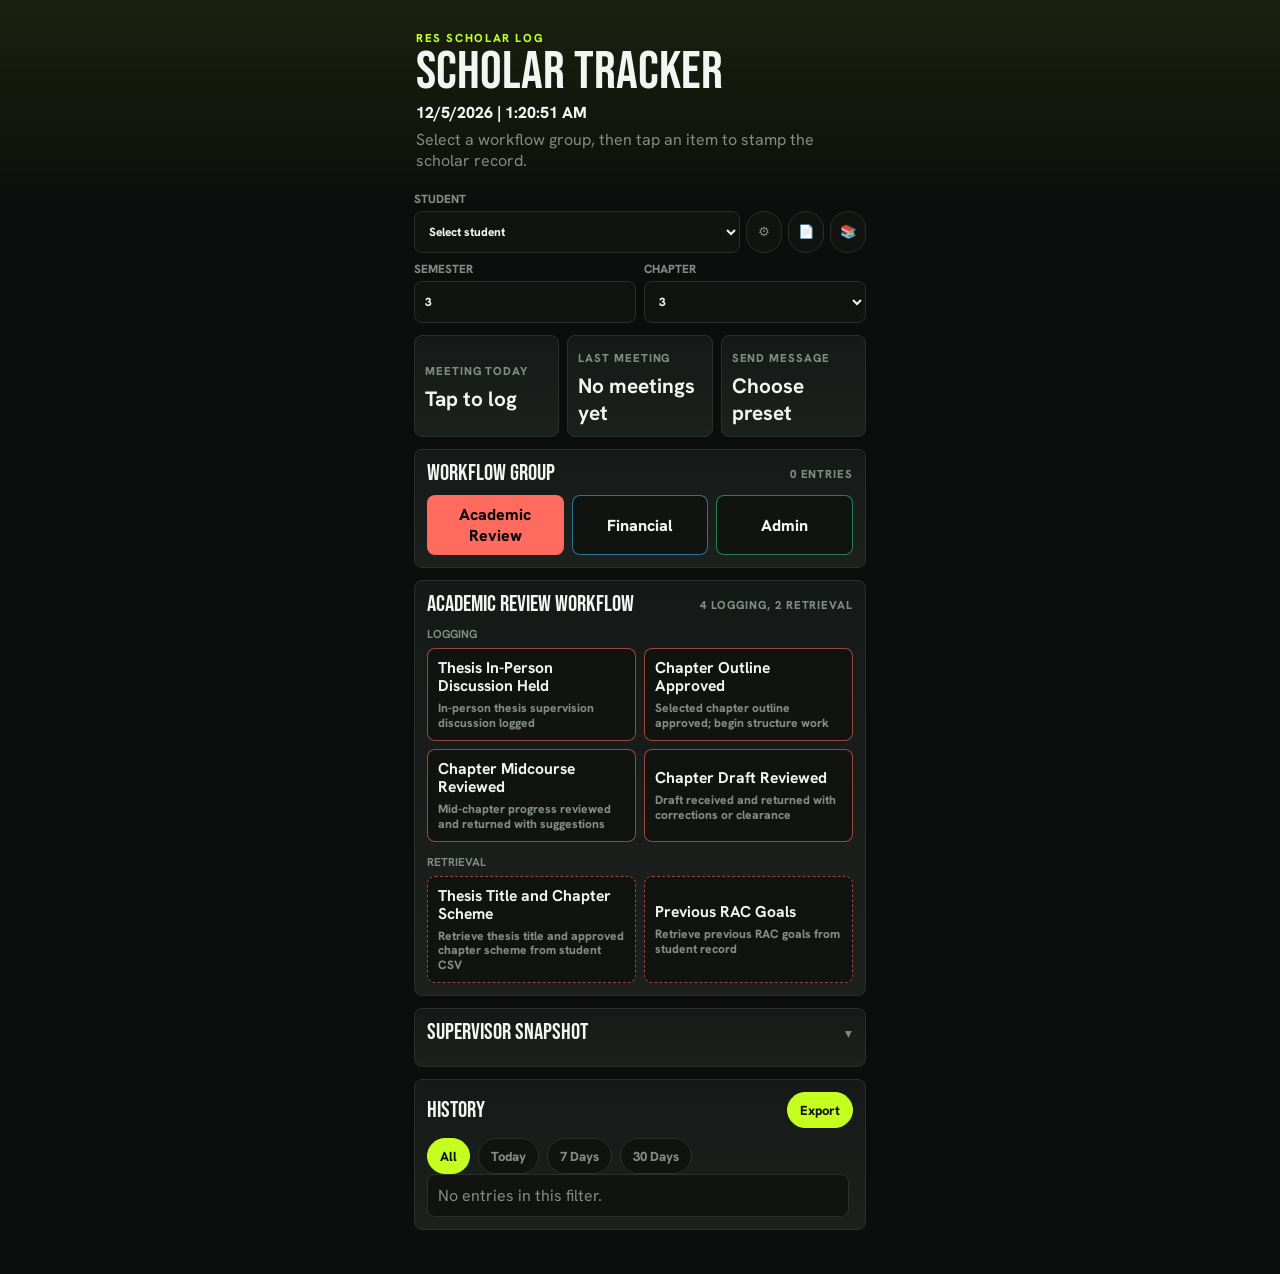
<file: index.html>
<!doctype html>
<html lang="en">
<head>
  <meta charset="UTF-8" />
  <meta name="viewport" content="width=device-width, initial-scale=1.0" />
  <meta name="theme-color" content="#0c0e0d" />
  <meta name="description" content="Tap-first research supervision tracker for RAC, chapter, and financial signature activity." />
  <meta name="apple-mobile-web-app-capable" content="yes" />
  <meta name="apple-mobile-web-app-status-bar-style" content="black-translucent" />
  <meta name="apple-mobile-web-app-title" content="RES Scholar" />
  <link rel="manifest" href="./manifest.json" />
  <link rel="icon" type="image/png" sizes="192x192" href="assets/icons/icon-192.png" />
  <title>RES Scholar Tracker</title>
  <link rel="preconnect" href="https://fonts.googleapis.com" />
  <link rel="preconnect" href="https://fonts.gstatic.com" crossorigin />
  <link href="https://fonts.googleapis.com/css2?family=Bebas+Neue&family=Hanken+Grotesk:wght@400;600;700;800&display=swap" rel="stylesheet" />
  <link rel="stylesheet" href="styles.css" />
</head>
<body>
  <main class="app-shell">
    <header class="app-header">
      <p class="kicker">RES Scholar Log</p>
      <h1>Scholar Tracker</h1>
      <p id="clock" class="clock">Loading local time...</p>
      <p class="subtitle">Select a workflow group, then tap an item to stamp the scholar record.</p>
    </header>

    <section class="session-panel" aria-label="Student session">
      <label class="student-field">
        <span>Student</span>
        <div class="student-row-input">
          <select id="studentName" autocomplete="name"></select>
          <button id="openStudents" class="icon-button" type="button" aria-label="Manage students">&#9881;</button>
          <button id="openDocuments" class="icon-button" type="button" aria-label="Manage documents">&#128196;</button>
          <button id="openPublications" class="icon-button" type="button" aria-label="Manage publications">&#128218;</button>
        </div>
      </label>
      <label>
        <span>Semester</span>
        <input id="semesterNumber" type="number" min="1" max="12" value="3" />
      </label>
      <label>
        <span>Chapter</span>
        <select id="chapterNumber">
          <option value="1">1</option>
          <option value="2">2</option>
          <option value="3" selected>3</option>
          <option value="4">4</option>
          <option value="5">5</option>
          <option value="6">6</option>
        </select>
      </label>
    </section>

    <section class="summary-grid" aria-label="Summary">
      <button id="meetingPunch" class="summary-card punch-card" type="button">
        <span>Meeting Today</span>
        <strong id="meetingPunchState">Tap to log</strong>
      </button>
      <article class="summary-card">
        <span>Last Meeting</span>
        <strong id="lastMeeting">No meetings yet</strong>
      </article>
      <button id="openMessage" class="summary-card message-card" type="button">
        <span>Send Message</span>
        <strong>Choose preset</strong>
      </button>
    </section>

    <section class="panel">
      <div class="section-head">
        <h2>Workflow Group</h2>
        <span id="entryCount">0 entries</span>
      </div>
      <div id="groupSelector" class="group-grid"></div>
    </section>

    <section class="panel">
      <div class="section-head">
        <h2 id="activeGroupTitle">Academic Review Workflow</h2>
        <span id="activeGroupMeta">Tap to log</span>
      </div>
      <div id="itemSelector" class="item-grid"></div>
    </section>

    <section class="panel insights-panel">
      <details>
        <summary class="section-head">
          <h2>Supervisor Snapshot</h2>
          <span class="chevron" aria-hidden="true">&#9662;</span>
        </summary>
        <div class="details-body">
          <p id="snapshotAcademic">Academic Review: no activity logged yet.</p>
          <p id="snapshotFinancial">Financial: no activity logged yet.</p>
          <p id="snapshotGap">Contact gap: waiting for first research action.</p>
          <p id="snapshotDocuments">Documents: none on file yet.</p>
          <p id="snapshotPublications">Publications: none on file yet.</p>
          <div id="snapshotRetrieval" class="snapshot-window">
            <div class="empty">Retrievals will appear here.</div>
          </div>
        </div>
      </details>
    </section>

    <section class="panel history-panel">
      <div class="section-head">
        <h2>History</h2>
        <button id="openExport" class="tool-button" type="button">Export</button>
      </div>

      <div class="filter-row" aria-label="Date filters">
        <button class="filter-chip on" data-filter="ALL" type="button">All</button>
        <button class="filter-chip" data-filter="TODAY" type="button">Today</button>
        <button class="filter-chip" data-filter="7D" type="button">7 Days</button>
        <button class="filter-chip" data-filter="30D" type="button">30 Days</button>
      </div>

      <div class="history-window">
        <div id="history"></div>
      </div>
    </section>
  </main>

  <div id="exportModal" class="modal" hidden>
    <div class="modal-card" role="dialog" aria-modal="true" aria-labelledby="exportTitle">
      <div class="section-head">
        <h2 id="exportTitle">Export Log</h2>
        <button id="closeExport" class="icon-button" type="button" aria-label="Close">x</button>
      </div>
      <div class="filter-row">
        <button id="formatCsv" class="filter-chip on" type="button">CSV</button>
        <button id="formatJson" class="filter-chip" type="button">JSON</button>
      </div>
      <textarea id="exportText" spellcheck="false"></textarea>
      <div class="modal-actions">
        <button id="copyExport" type="button">Copy</button>
        <button id="downloadExport" type="button">Download</button>
        <button id="shareExport" type="button">Share</button>
      </div>
      <label class="import-line">
        <span>Import CSV/JSON</span>
        <input id="importFile" type="file" accept=".csv,.json,application/json,text/csv" />
      </label>
    </div>
  </div>

  <div id="studentsModal" class="modal" hidden>
    <div class="modal-card" role="dialog" aria-modal="true" aria-labelledby="studentsTitle">
      <div class="section-head">
        <h2 id="studentsTitle">Manage Students</h2>
        <button id="closeStudents" class="icon-button" type="button" aria-label="Close">x</button>
      </div>

      <div class="student-form">
        <input id="studentFormName" placeholder="Name" autocomplete="off" />
        <input id="studentFormEnrollment" type="date" placeholder="Enrollment date" />
        <input id="studentFormSemester" type="number" min="1" max="12" placeholder="Semester" />
        <input id="studentFormEnrolmentNo" placeholder="Enrolment No." autocomplete="off" />
        <input id="studentFormTopic" placeholder="PhD Topic" autocomplete="off" />
        <input id="studentFormChapterScheme" placeholder="Chapter scheme" autocomplete="off" />
        <input id="studentFormNotes" placeholder="Notes" autocomplete="off" />
        <button id="studentFormSave" type="button">Add Student</button>
      </div>

      <div id="studentsList" class="students-list"></div>

      <div class="filter-row">
        <button id="studentsExport" class="tool-button" type="button">Export CSV</button>
        <label class="import-line inline">
          <span>Import CSV</span>
          <input id="studentsImportFile" type="file" accept=".csv,text/csv" />
        </label>
      </div>
    </div>
  </div>

  <div id="documentsModal" class="modal" hidden>
    <div class="modal-card" role="dialog" aria-modal="true" aria-labelledby="documentsTitle">
      <div class="section-head">
        <h2 id="documentsTitle">Manage Documents</h2>
        <button id="closeDocuments" class="icon-button" type="button" aria-label="Close">x</button>
      </div>

      <div class="student-form">
        <select id="documentFormStudent" autocomplete="off"></select>
        <input id="documentFormSubject" placeholder="Subject (e.g. Chapter 3, SASC paper)" autocomplete="off" />
        <input id="documentFormDocType" placeholder="Doc type (draft, folio, claim-form...)" autocomplete="off" />
        <input id="documentFormVersion" placeholder="Version" autocomplete="off" />
        <input id="documentFormFilename" placeholder="Filename" autocomplete="off" />
        <input id="documentFormSizeKb" type="number" min="0" placeholder="Size (KB)" />
        <input id="documentFormDate" type="date" placeholder="Date" />
        <button id="documentFormSave" type="button">Add Document</button>
      </div>

      <div id="documentsList" class="students-list"></div>

      <div class="filter-row">
        <button id="documentsExport" class="tool-button" type="button">Export CSV</button>
        <label class="import-line inline">
          <span>Import CSV</span>
          <input id="documentsImportFile" type="file" accept=".csv,text/csv" />
        </label>
      </div>
    </div>
  </div>

  <div id="publicationsModal" class="modal" hidden>
    <div class="modal-card" role="dialog" aria-modal="true" aria-labelledby="publicationsTitle">
      <div class="section-head">
        <h2 id="publicationsTitle">Manage Publications</h2>
        <button id="closePublications" class="icon-button" type="button" aria-label="Close">x</button>
      </div>

      <div class="student-form">
        <select id="publicationFormStudent" autocomplete="off"></select>
        <input id="publicationFormTitle" placeholder="Title" autocomplete="off" />
        <input id="publicationFormCoAuthors" placeholder="Co-authors" autocomplete="off" />
        <input id="publicationFormTargetJournal" placeholder="Target journal" autocomplete="off" />
        <select id="publicationFormStage">
          <option value="Drafting">Drafting</option>
          <option value="Compiling">Compiling</option>
          <option value="Reference-gathering">Reference-gathering</option>
          <option value="Track-changes">Track-changes</option>
          <option value="Consent">Consent</option>
          <option value="Submitted">Submitted</option>
        </select>
        <button id="publicationFormSave" type="button">Add Publication</button>
      </div>

      <div id="publicationsList" class="students-list"></div>

      <div class="filter-row">
        <button id="publicationsExport" class="tool-button" type="button">Export CSV</button>
        <label class="import-line inline">
          <span>Import CSV</span>
          <input id="publicationsImportFile" type="file" accept=".csv,text/csv" />
        </label>
      </div>
    </div>
  </div>

  <div id="messageModal" class="modal" hidden>
    <div class="modal-card" role="dialog" aria-modal="true" aria-labelledby="messageTitle">
      <div class="section-head">
        <h2 id="messageTitle">Send Message</h2>
        <button id="closeMessage" class="icon-button" type="button" aria-label="Close">x</button>
      </div>
      <label class="import-line inline">
        <span>Email</span>
        <input id="messageRecipientEmail" type="email" readonly placeholder="Select a student to fill email" />
      </label>
      <div id="messagePresets" class="message-list"></div>
    </div>
  </div>

  <div id="noteModal" class="modal" hidden>
    <div class="modal-card" role="dialog" aria-modal="true" aria-labelledby="noteTitle">
      <div class="section-head">
        <h2 id="noteTitle">Add Note</h2>
        <button id="closeNote" class="icon-button" type="button" aria-label="Close">x</button>
      </div>
      <textarea id="noteText" spellcheck="false" placeholder="Deadline phrase, filename/version, journal name..."></textarea>
      <div class="modal-actions">
        <button id="saveNote" type="button">Save Note</button>
      </div>
    </div>
  </div>

  <div id="toast" class="toast" hidden>
    <span id="toastText">Logged</span>
    <button id="undoLast" type="button">Undo</button>
  </div>

  <script src="app.js"></script>
  <script>
    if ("serviceWorker" in navigator) {
      window.addEventListener("load", () => {
        navigator.serviceWorker.register("./sw.js", { scope: "./" })
          .then((registration) => {
            if ("SyncManager" in window) {
              registration.sync.register("res-scholar-background-sync").catch(() => {});
            }

            if ("PeriodicSyncManager" in window) {
              navigator.permissions.query({ name: "periodic-background-sync" })
                .then((status) => {
                  if (status.state === "granted") {
                    return registration.periodicSync.register("res-scholar-periodic-cache", {
                      minInterval: 24 * 60 * 60 * 1000
                    });
                  }
                  return undefined;
                })
                .catch(() => {});
            }
          })
          .catch(() => {});
      });
    }
  </script>
</body>
</html>
</file>
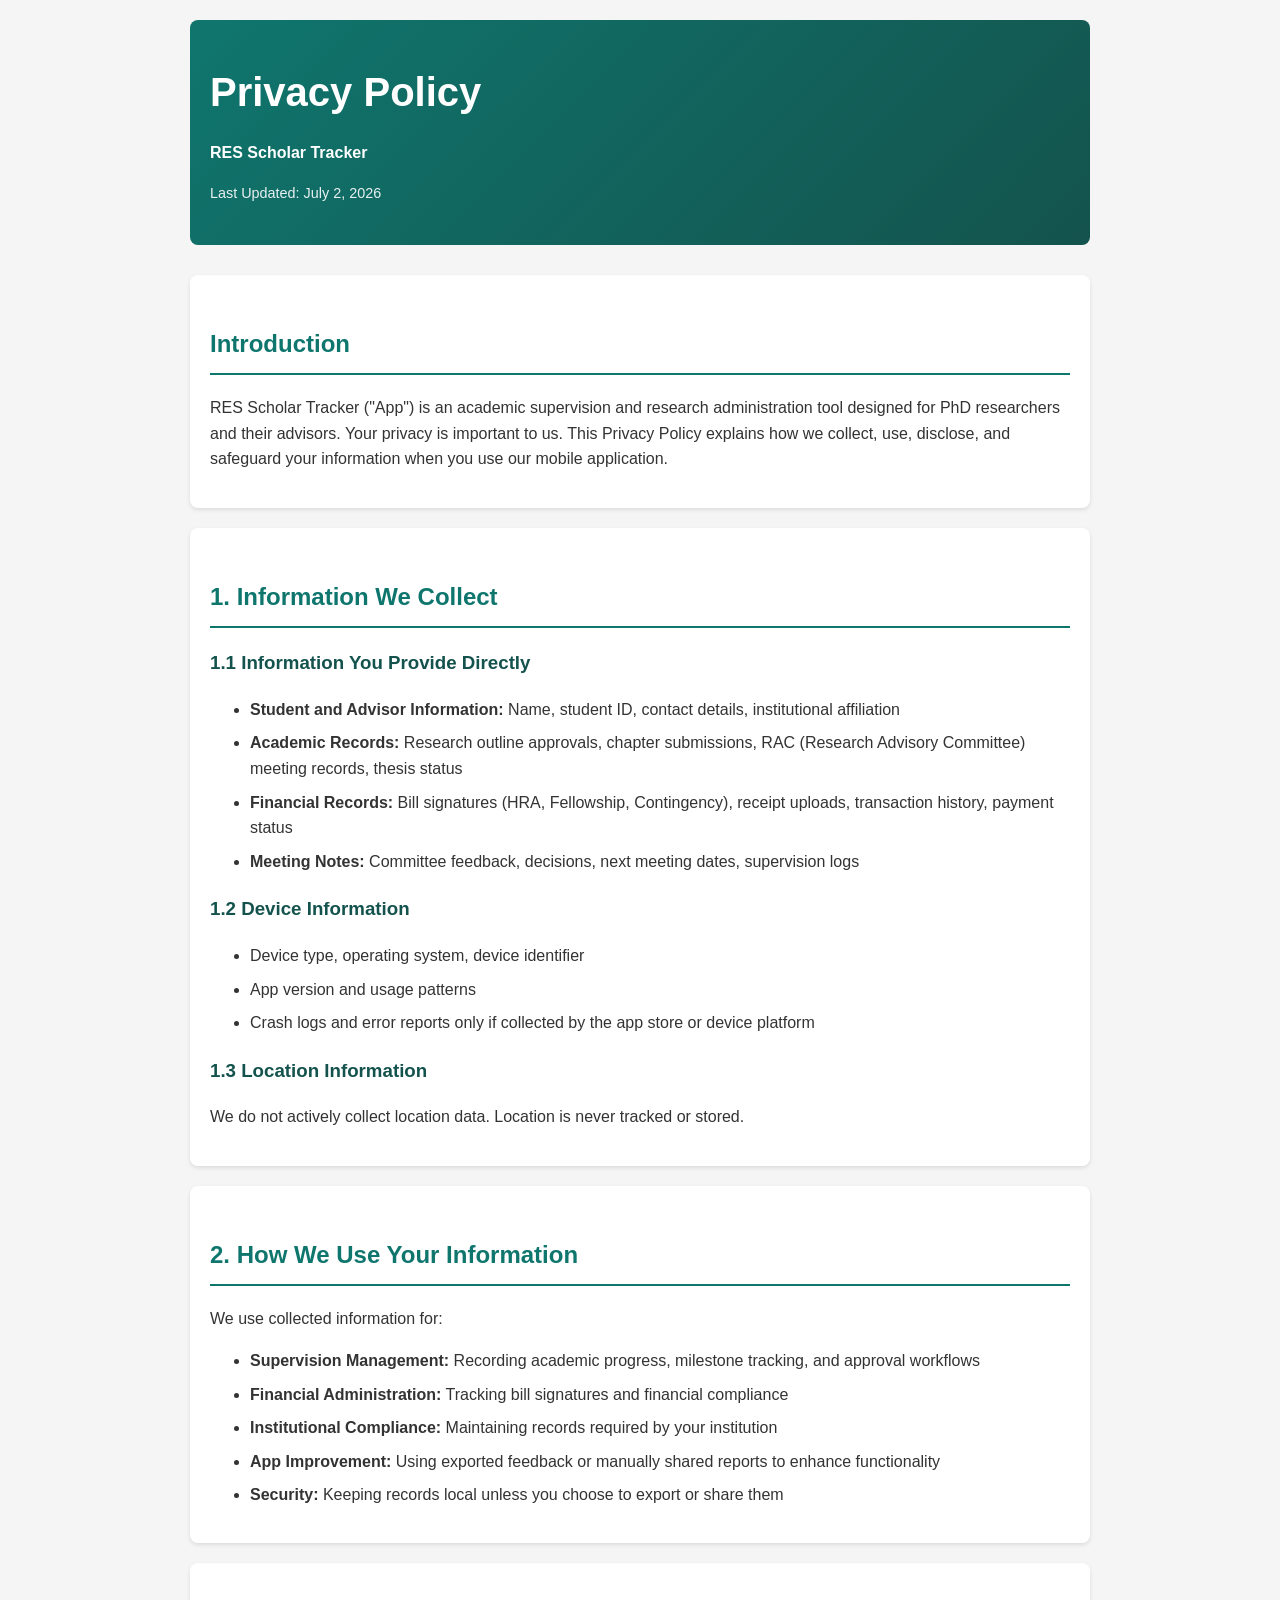
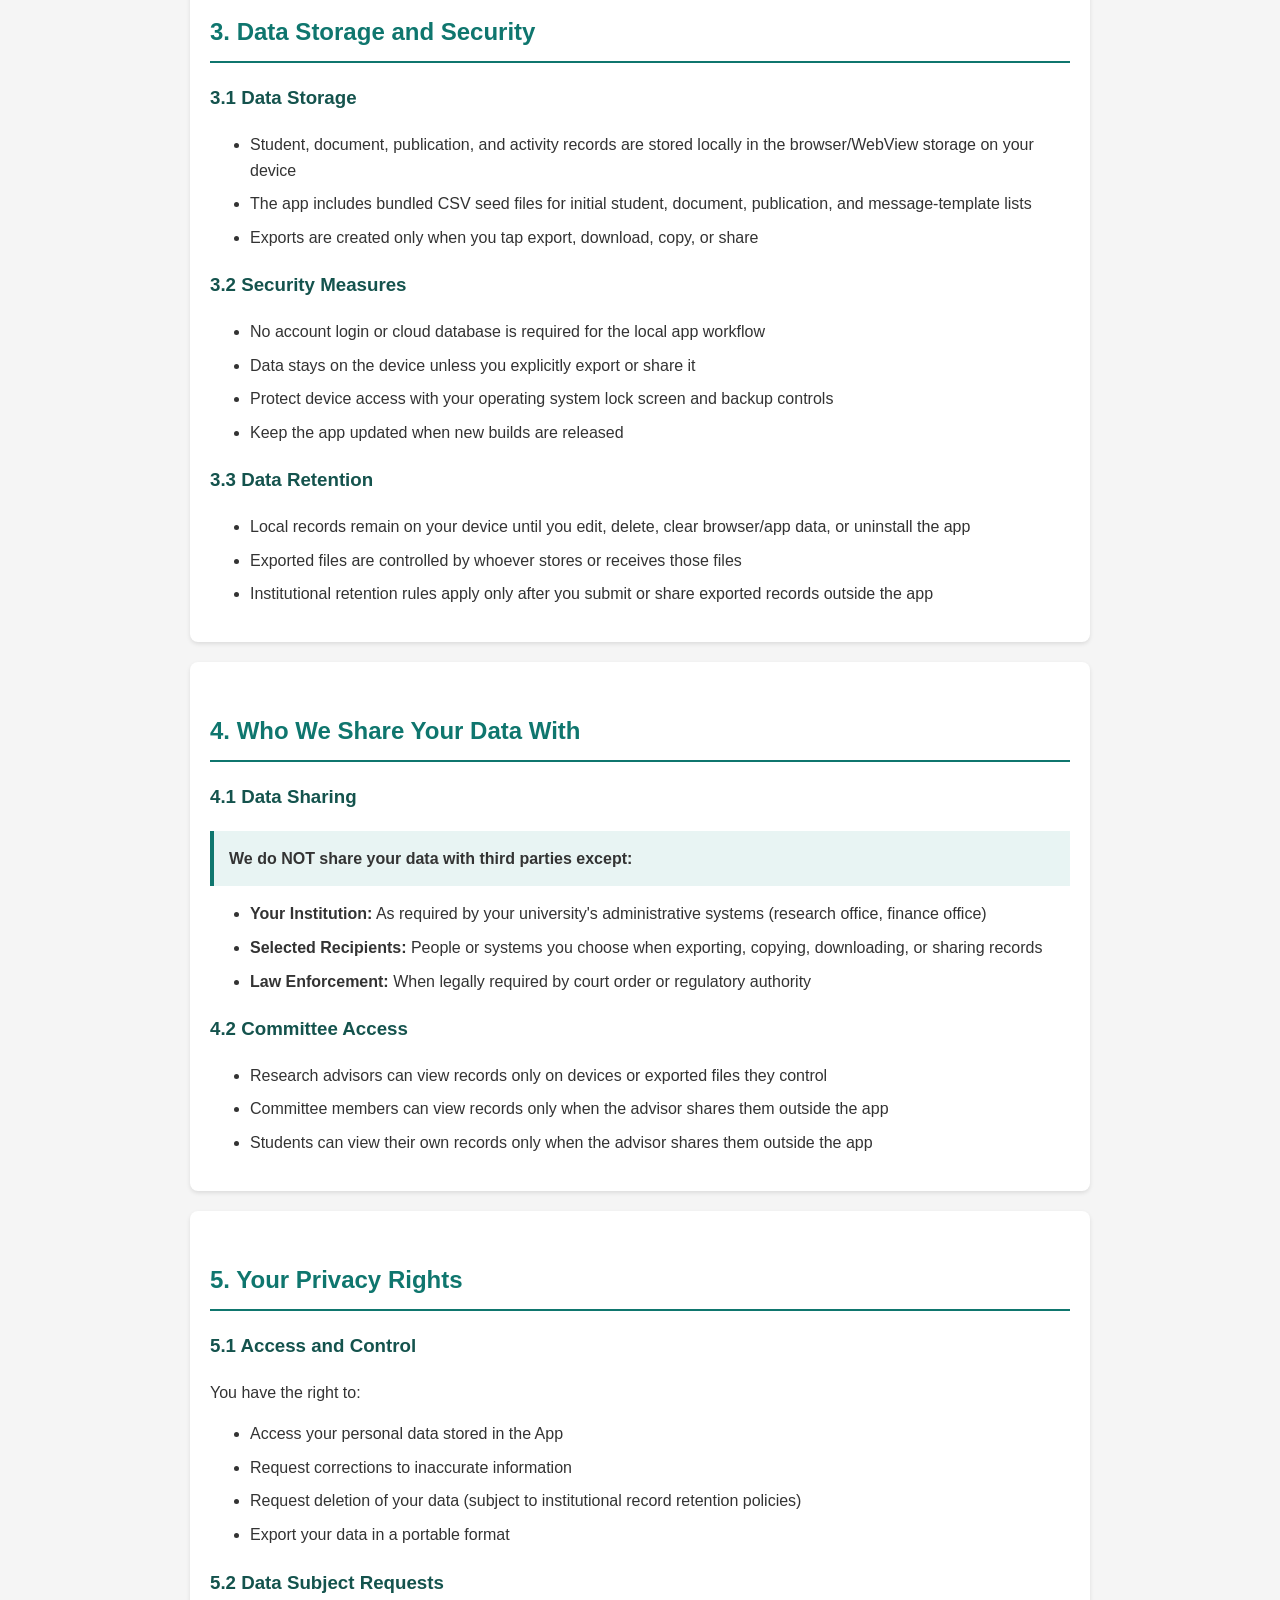
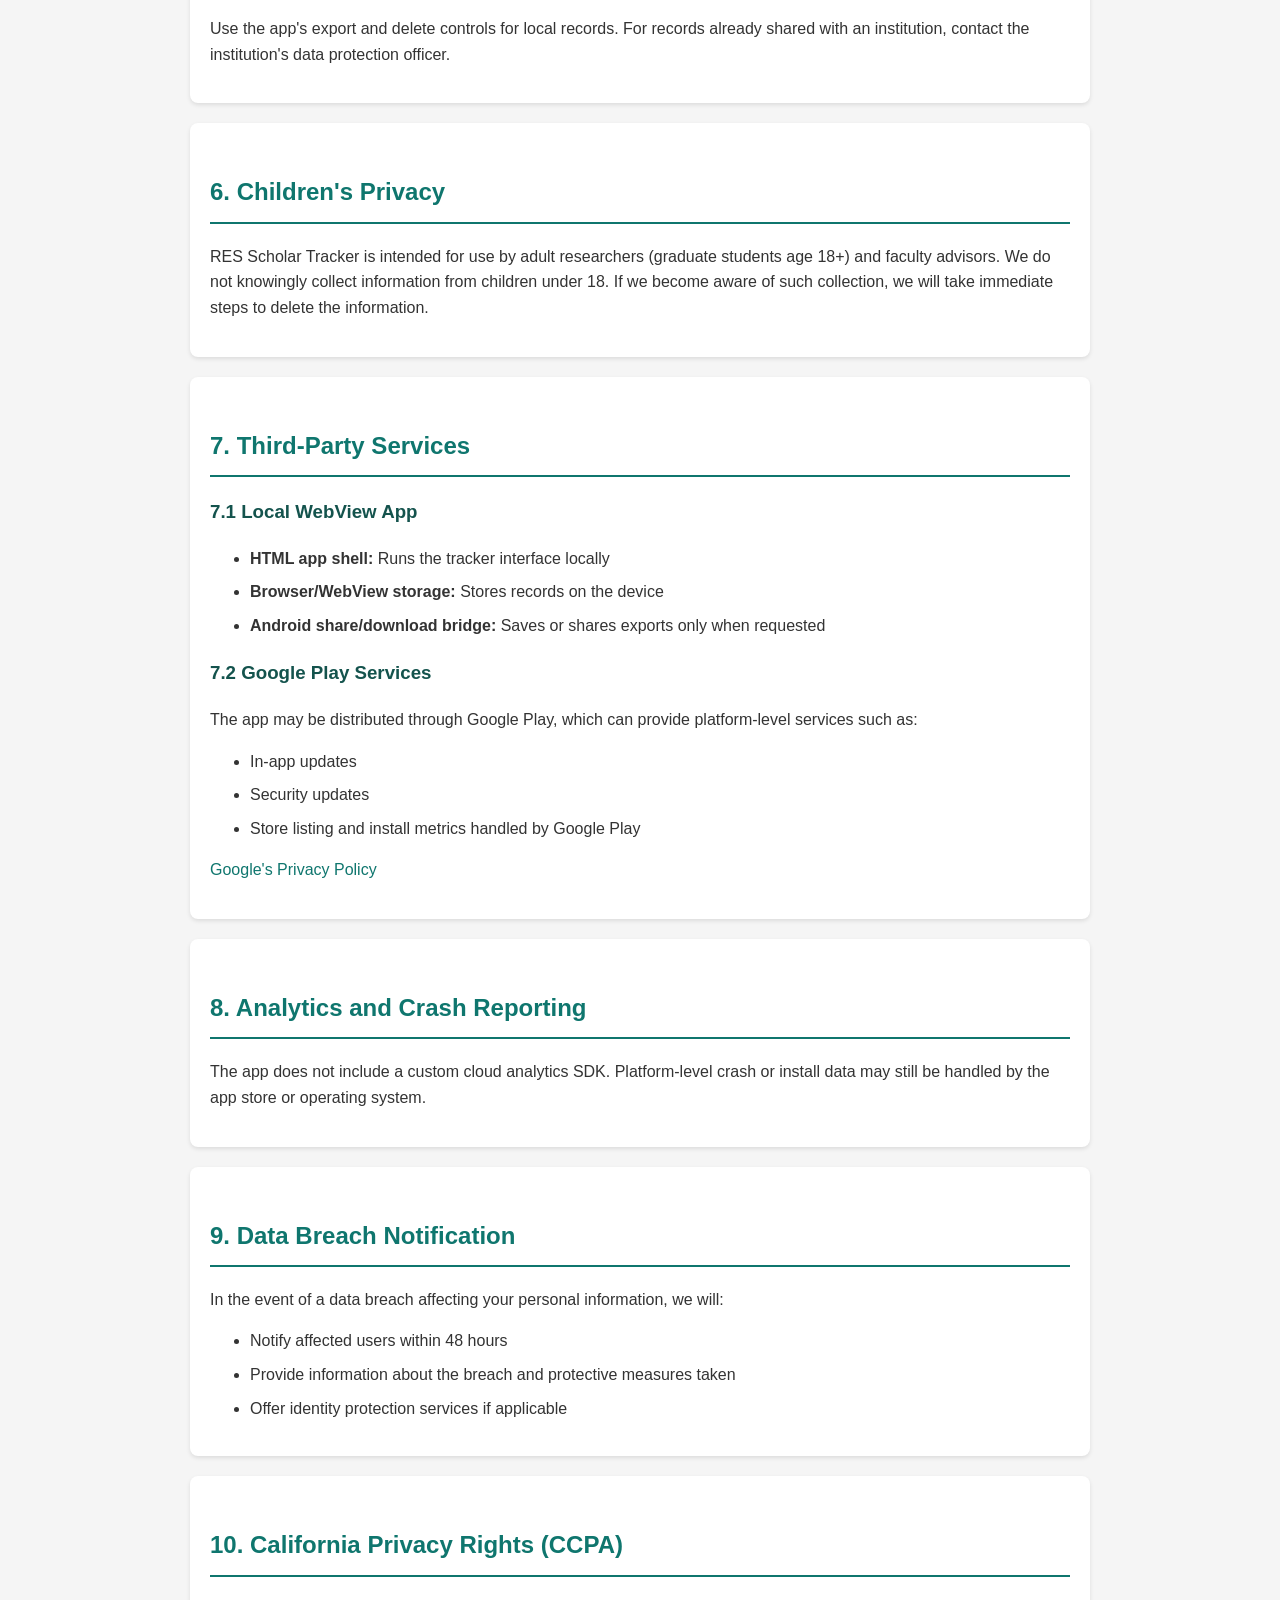
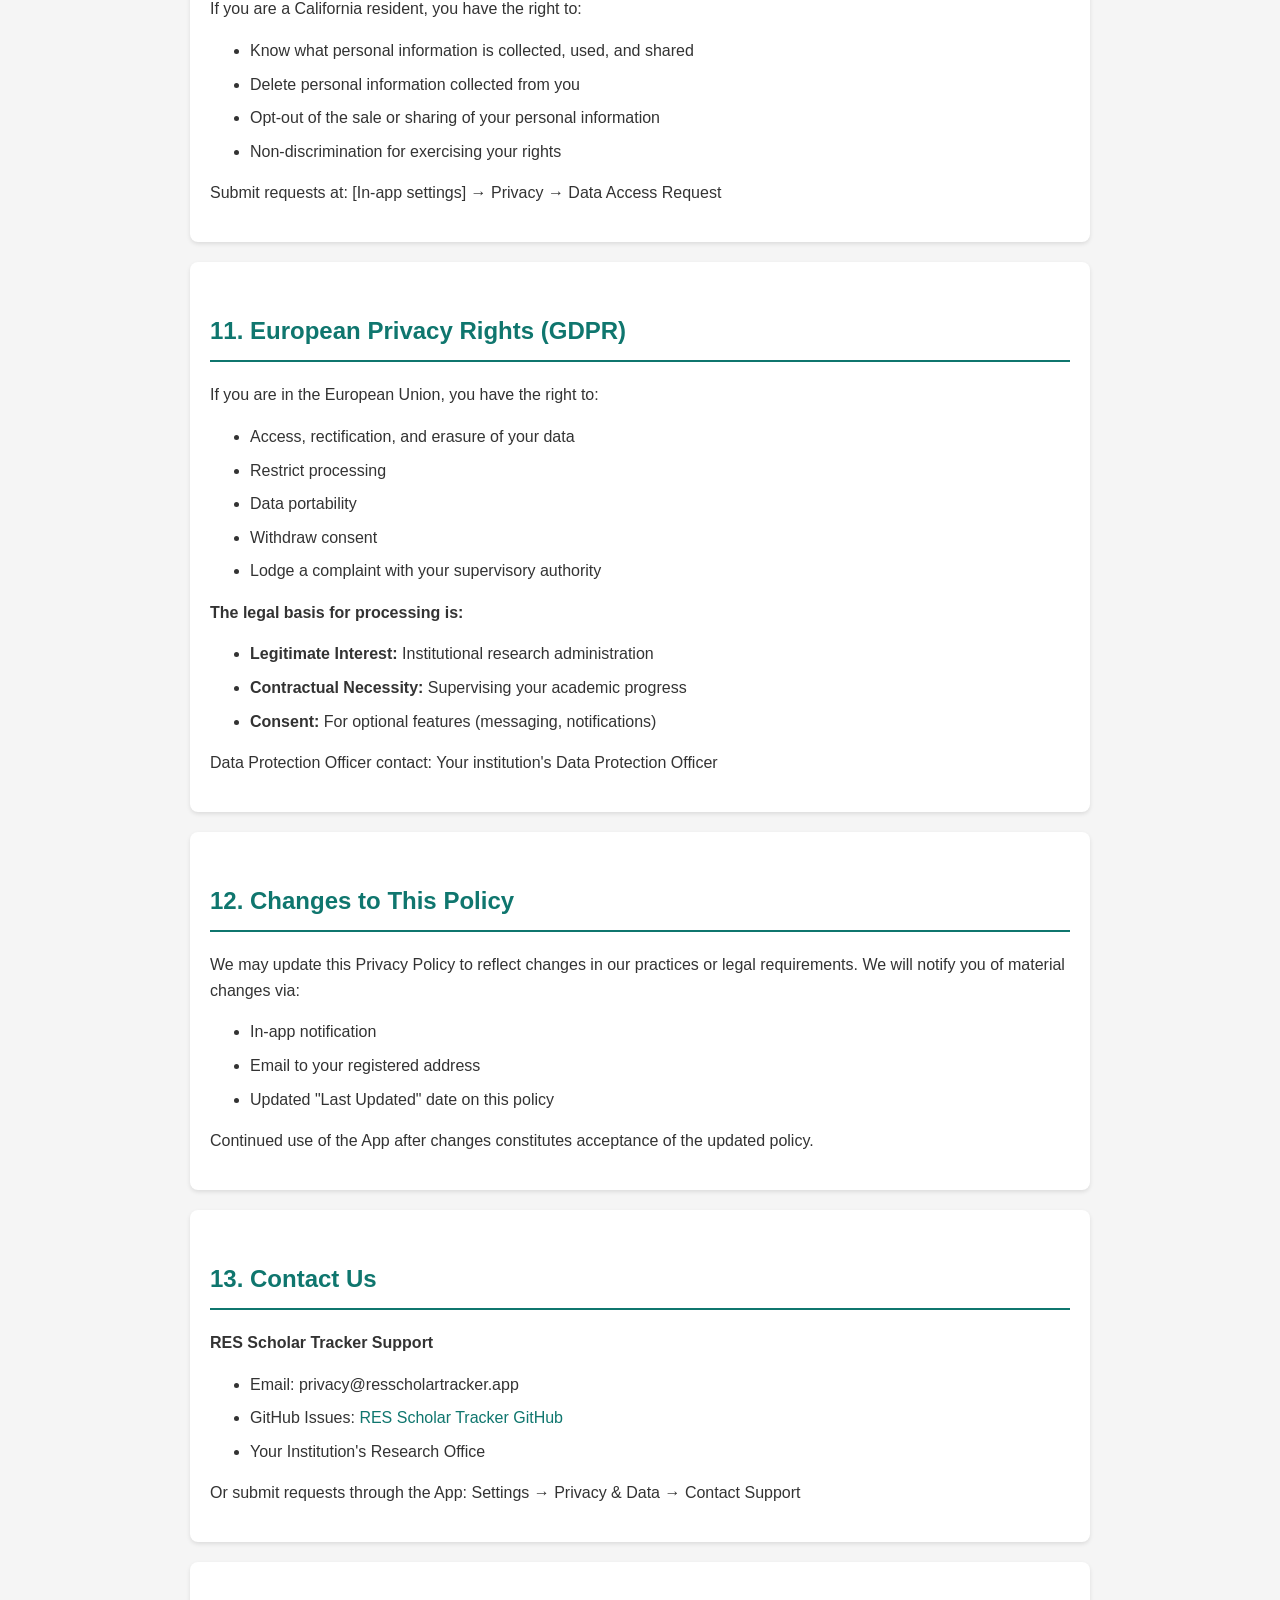
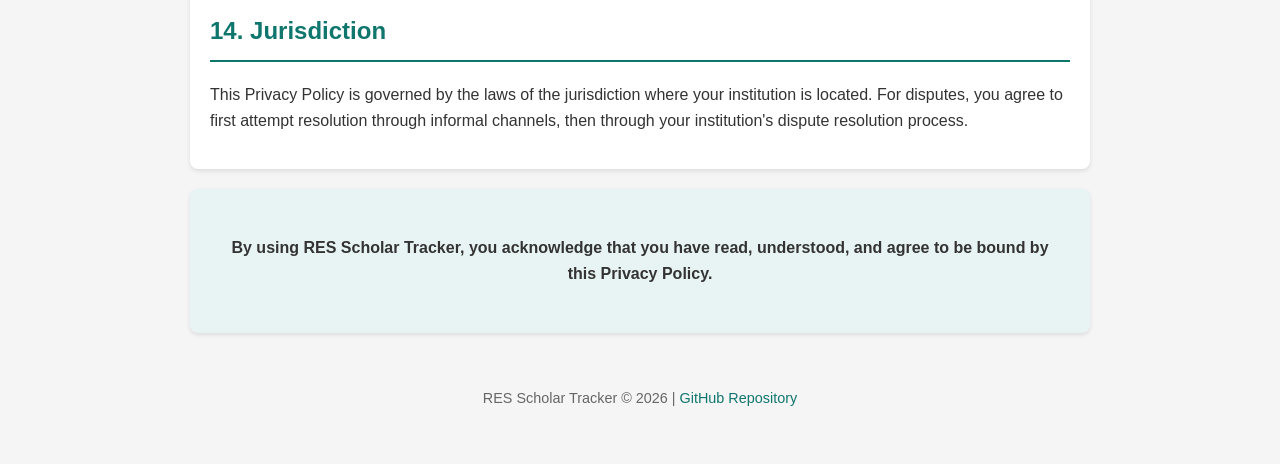
<file: privacy-policy.html>
<!DOCTYPE html>
<html lang="en">
<head>
    <meta charset="UTF-8">
    <meta name="viewport" content="width=device-width, initial-scale=1.0">
    <title>Privacy Policy - RES Scholar Tracker</title>
    <style>
        body {
            font-family: -apple-system, BlinkMacSystemFont, 'Segoe UI', Roboto, Oxygen, Ubuntu, Cantarell, sans-serif;
            line-height: 1.6;
            max-width: 900px;
            margin: 0 auto;
            padding: 20px;
            color: #333;
            background: #f5f5f5;
        }
        header {
            background: linear-gradient(135deg, #0f766e 0%, #14534d 100%);
            color: white;
            padding: 40px 20px;
            border-radius: 8px;
            margin-bottom: 30px;
        }
        h1 { margin: 0; font-size: 2.5em; }
        .last-updated { font-size: 0.9em; opacity: 0.9; margin-top: 10px; }
        h2 {
            color: #0f766e;
            border-bottom: 2px solid #0f766e;
            padding-bottom: 10px;
            margin-top: 30px;
        }
        h3 { color: #14534d; margin-top: 20px; }
        section {
            background: white;
            padding: 20px;
            margin-bottom: 20px;
            border-radius: 8px;
            box-shadow: 0 2px 4px rgba(0,0,0,0.1);
        }
        a { color: #0f766e; text-decoration: none; }
        a:hover { text-decoration: underline; }
        ul, ol { margin: 15px 0; }
        li { margin: 8px 0; }
        .highlight { background: #e8f4f3; padding: 15px; border-left: 4px solid #0f766e; margin: 15px 0; }
        footer {
            text-align: center;
            padding: 20px;
            color: #666;
            font-size: 0.9em;
        }
    </style>
</head>
<body>
    <header>
        <h1>Privacy Policy</h1>
        <p><strong>RES Scholar Tracker</strong></p>
        <div class="last-updated">Last Updated: July 2, 2026</div>
    </header>

    <section>
        <h2>Introduction</h2>
        <p>RES Scholar Tracker ("App") is an academic supervision and research administration tool designed for PhD researchers and their advisors. Your privacy is important to us. This Privacy Policy explains how we collect, use, disclose, and safeguard your information when you use our mobile application.</p>
    </section>

    <section>
        <h2>1. Information We Collect</h2>
        
        <h3>1.1 Information You Provide Directly</h3>
        <ul>
            <li><strong>Student and Advisor Information:</strong> Name, student ID, contact details, institutional affiliation</li>
            <li><strong>Academic Records:</strong> Research outline approvals, chapter submissions, RAC (Research Advisory Committee) meeting records, thesis status</li>
            <li><strong>Financial Records:</strong> Bill signatures (HRA, Fellowship, Contingency), receipt uploads, transaction history, payment status</li>
            <li><strong>Meeting Notes:</strong> Committee feedback, decisions, next meeting dates, supervision logs</li>
        </ul>

        <h3>1.2 Device Information</h3>
        <ul>
            <li>Device type, operating system, device identifier</li>
            <li>App version and usage patterns</li>
            <li>Crash logs and error reports only if collected by the app store or device platform</li>
        </ul>

        <h3>1.3 Location Information</h3>
        <p>We do not actively collect location data. Location is never tracked or stored.</p>
    </section>

    <section>
        <h2>2. How We Use Your Information</h2>
        <p>We use collected information for:</p>
        <ul>
            <li><strong>Supervision Management:</strong> Recording academic progress, milestone tracking, and approval workflows</li>
            <li><strong>Financial Administration:</strong> Tracking bill signatures and financial compliance</li>
            <li><strong>Institutional Compliance:</strong> Maintaining records required by your institution</li>
            <li><strong>App Improvement:</strong> Using exported feedback or manually shared reports to enhance functionality</li>
            <li><strong>Security:</strong> Keeping records local unless you choose to export or share them</li>
        </ul>
    </section>

    <section>
        <h2>3. Data Storage and Security</h2>
        
        <h3>3.1 Data Storage</h3>
        <ul>
            <li>Student, document, publication, and activity records are stored locally in the browser/WebView storage on your device</li>
            <li>The app includes bundled CSV seed files for initial student, document, publication, and message-template lists</li>
            <li>Exports are created only when you tap export, download, copy, or share</li>
        </ul>

        <h3>3.2 Security Measures</h3>
        <ul>
            <li>No account login or cloud database is required for the local app workflow</li>
            <li>Data stays on the device unless you explicitly export or share it</li>
            <li>Protect device access with your operating system lock screen and backup controls</li>
            <li>Keep the app updated when new builds are released</li>
        </ul>

        <h3>3.3 Data Retention</h3>
        <ul>
            <li>Local records remain on your device until you edit, delete, clear browser/app data, or uninstall the app</li>
            <li>Exported files are controlled by whoever stores or receives those files</li>
            <li>Institutional retention rules apply only after you submit or share exported records outside the app</li>
        </ul>
    </section>

    <section>
        <h2>4. Who We Share Your Data With</h2>
        
        <h3>4.1 Data Sharing</h3>
        <div class="highlight">
            <strong>We do NOT share your data with third parties except:</strong>
        </div>
        <ul>
            <li><strong>Your Institution:</strong> As required by your university's administrative systems (research office, finance office)</li>
            <li><strong>Selected Recipients:</strong> People or systems you choose when exporting, copying, downloading, or sharing records</li>
            <li><strong>Law Enforcement:</strong> When legally required by court order or regulatory authority</li>
        </ul>

        <h3>4.2 Committee Access</h3>
        <ul>
            <li>Research advisors can view records only on devices or exported files they control</li>
            <li>Committee members can view records only when the advisor shares them outside the app</li>
            <li>Students can view their own records only when the advisor shares them outside the app</li>
        </ul>
    </section>

    <section>
        <h2>5. Your Privacy Rights</h2>
        
        <h3>5.1 Access and Control</h3>
        <p>You have the right to:</p>
        <ul>
            <li>Access your personal data stored in the App</li>
            <li>Request corrections to inaccurate information</li>
            <li>Request deletion of your data (subject to institutional record retention policies)</li>
            <li>Export your data in a portable format</li>
        </ul>

        <h3>5.2 Data Subject Requests</h3>
        <p>Use the app's export and delete controls for local records. For records already shared with an institution, contact the institution's data protection officer.</p>
    </section>

    <section>
        <h2>6. Children's Privacy</h2>
        <p>RES Scholar Tracker is intended for use by adult researchers (graduate students age 18+) and faculty advisors. We do not knowingly collect information from children under 18. If we become aware of such collection, we will take immediate steps to delete the information.</p>
    </section>

    <section>
        <h2>7. Third-Party Services</h2>
        
        <h3>7.1 Local WebView App</h3>
        <ul>
            <li><strong>HTML app shell:</strong> Runs the tracker interface locally</li>
            <li><strong>Browser/WebView storage:</strong> Stores records on the device</li>
            <li><strong>Android share/download bridge:</strong> Saves or shares exports only when requested</li>
        </ul>

        <h3>7.2 Google Play Services</h3>
        <p>The app may be distributed through Google Play, which can provide platform-level services such as:</p>
        <ul>
            <li>In-app updates</li>
            <li>Security updates</li>
            <li>Store listing and install metrics handled by Google Play</li>
        </ul>
        <p><a href="https://policies.google.com/privacy">Google's Privacy Policy</a></p>
    </section>

    <section>
        <h2>8. Analytics and Crash Reporting</h2>
        <p>The app does not include a custom cloud analytics SDK. Platform-level crash or install data may still be handled by the app store or operating system.</p>
    </section>

    <section>
        <h2>9. Data Breach Notification</h2>
        <p>In the event of a data breach affecting your personal information, we will:</p>
        <ul>
            <li>Notify affected users within 48 hours</li>
            <li>Provide information about the breach and protective measures taken</li>
            <li>Offer identity protection services if applicable</li>
        </ul>
    </section>

    <section>
        <h2>10. California Privacy Rights (CCPA)</h2>
        <p>If you are a California resident, you have the right to:</p>
        <ul>
            <li>Know what personal information is collected, used, and shared</li>
            <li>Delete personal information collected from you</li>
            <li>Opt-out of the sale or sharing of your personal information</li>
            <li>Non-discrimination for exercising your rights</li>
        </ul>
        <p>Submit requests at: [In-app settings] → Privacy → Data Access Request</p>
    </section>

    <section>
        <h2>11. European Privacy Rights (GDPR)</h2>
        <p>If you are in the European Union, you have the right to:</p>
        <ul>
            <li>Access, rectification, and erasure of your data</li>
            <li>Restrict processing</li>
            <li>Data portability</li>
            <li>Withdraw consent</li>
            <li>Lodge a complaint with your supervisory authority</li>
        </ul>
        <p><strong>The legal basis for processing is:</strong></p>
        <ul>
            <li><strong>Legitimate Interest:</strong> Institutional research administration</li>
            <li><strong>Contractual Necessity:</strong> Supervising your academic progress</li>
            <li><strong>Consent:</strong> For optional features (messaging, notifications)</li>
        </ul>
        <p>Data Protection Officer contact: Your institution's Data Protection Officer</p>
    </section>

    <section>
        <h2>12. Changes to This Policy</h2>
        <p>We may update this Privacy Policy to reflect changes in our practices or legal requirements. We will notify you of material changes via:</p>
        <ul>
            <li>In-app notification</li>
            <li>Email to your registered address</li>
            <li>Updated "Last Updated" date on this policy</li>
        </ul>
        <p>Continued use of the App after changes constitutes acceptance of the updated policy.</p>
    </section>

    <section>
        <h2>13. Contact Us</h2>
        <p><strong>RES Scholar Tracker Support</strong></p>
        <ul>
            <li>Email: privacy@resscholartracker.app</li>
            <li>GitHub Issues: <a href="https://github.com/ambijat/RES_SCHOLAR_TRACKER/issues">RES Scholar Tracker GitHub</a></li>
            <li>Your Institution's Research Office</li>
        </ul>
        <p>Or submit requests through the App: Settings → Privacy & Data → Contact Support</p>
    </section>

    <section>
        <h2>14. Jurisdiction</h2>
        <p>This Privacy Policy is governed by the laws of the jurisdiction where your institution is located. For disputes, you agree to first attempt resolution through informal channels, then through your institution's dispute resolution process.</p>
    </section>

    <section style="background: #e8f4f3; text-align: center; padding: 30px;">
        <p><strong>By using RES Scholar Tracker, you acknowledge that you have read, understood, and agree to be bound by this Privacy Policy.</strong></p>
    </section>

    <footer>
        <p>RES Scholar Tracker © 2026 | <a href="https://github.com/ambijat/RES_SCHOLAR_TRACKER">GitHub Repository</a></p>
    </footer>
</body>
</html>
</file>
<file: styles.css>
:root {
  --bg: #0c0e0d;
  --panel: #151917;
  --panel2: #1c211e;
  --line: #2a302c;
  --ink: #f2f5f1;
  --mut: #838b84;
  --mut2: #5d645e;
  --go: #c4ff1f;
  --academic: #ff6b5e;
  --finance: #4cc4ff;
  --review: #b98bff;
  --admin: #37d68a;
  --warn: #ffd23f;
  --bad: #ff6b5e;
}

* {
  box-sizing: border-box;
}

html {
  background: var(--bg);
}

body {
  margin: 0;
  min-height: 100vh;
  overflow-x: hidden;
  color: var(--ink);
  background:
    linear-gradient(180deg, rgba(196, 255, 31, 0.08), transparent 210px),
    var(--bg);
  font-family: "Hanken Grotesk", system-ui, sans-serif;
}

button,
input,
select,
textarea {
  font: inherit;
}

button {
  min-height: 44px;
  border: 0;
  border-radius: 8px;
  color: #10130d;
  background: var(--go);
  font-weight: 800;
  cursor: pointer;
}

button:active {
  transform: translateY(1px);
}

.app-shell {
  width: min(480px, 100%);
  margin: 0 auto;
  padding: 18px 14px 44px;
  overflow-x: clip;
}

.app-header {
  padding: 12px 2px 8px;
}

.kicker {
  margin: 0;
  color: var(--go);
  font-size: 0.72rem;
  font-weight: 800;
  letter-spacing: 0.14em;
  text-transform: uppercase;
}

h1,
h2 {
  font-family: "Bebas Neue", "Hanken Grotesk", sans-serif;
  font-weight: 400;
  letter-spacing: 0;
}

h1 {
  margin: 2px 0 4px;
  font-size: clamp(2.8rem, 14vw, 3.35rem);
  line-height: 0.95;
  overflow-wrap: anywhere;
}

h2 {
  margin: 0;
  font-size: 1.45rem;
  line-height: 1;
}

.clock,
.subtitle {
  margin: 0;
  color: var(--mut);
}

.clock {
  color: var(--ink);
  font-weight: 800;
}

.subtitle {
  margin-top: 6px;
}

.session-panel,
.summary-grid,
.panel {
  margin-top: 12px;
}

.session-panel {
  display: grid;
  gap: 8px;
  grid-template-columns: repeat(2, minmax(0, 1fr));
}

.student-field {
  grid-column: 1 / -1;
}

.session-panel label {
  display: grid;
  gap: 4px;
  min-width: 0;
  color: var(--mut);
  font-size: 0.74rem;
  font-weight: 800;
  text-transform: uppercase;
}

.session-panel input,
.session-panel select,
.student-form input {
  width: 100%;
  min-height: 42px;
  border: 1px solid var(--line);
  border-radius: 8px;
  padding: 8px 10px;
  color: var(--ink);
  background: #101310;
}

.student-row-input {
  display: flex;
  gap: 6px;
}

.student-row-input select {
  flex: 1;
  width: auto;
  min-width: 0;
}

.student-row-input .icon-button {
  flex: 0 0 auto;
  align-self: stretch;
}

.summary-grid {
  display: grid;
  grid-template-columns: repeat(3, minmax(0, 1fr));
  gap: 8px;
}

.summary-card,
.panel {
  min-width: 0;
  border: 1px solid var(--line);
  border-radius: 8px;
  background: linear-gradient(180deg, var(--panel), var(--panel2));
}

.summary-card {
  min-height: 74px;
  padding: 10px;
  text-align: left;
}

button.summary-card {
  color: var(--ink);
  font-weight: 400;
}

.punch-card.on {
  border-color: var(--go);
  background: var(--go);
}

.punch-card.on span,
.punch-card.on strong {
  color: #0b0d0b;
}

.summary-grid span,
.section-head span {
  color: var(--mut);
  font-size: 0.72rem;
  font-weight: 800;
  letter-spacing: 0.08em;
  text-transform: uppercase;
}

.summary-grid strong {
  display: block;
  margin-top: 5px;
  overflow-wrap: anywhere;
  font-size: 1.3rem;
}

.panel {
  padding: 12px;
}

.section-head {
  display: flex;
  align-items: center;
  justify-content: space-between;
  gap: 10px;
  min-width: 0;
  margin-bottom: 10px;
}

.group-grid {
  display: grid;
  grid-template-columns: repeat(3, minmax(0, 1fr));
  gap: 8px;
}

.group-button {
  min-width: 0;
  min-height: 58px;
  padding: 8px;
  border: 1px solid color-mix(in srgb, var(--group-color), transparent 45%);
  color: var(--ink);
  background: #101310;
}

.group-button.on {
  color: #0b0d0b;
  background: var(--group-color);
}

.item-grid {
  display: grid;
  gap: 12px;
}

.item-section h3 {
  margin: 0 0 7px;
  color: var(--mut);
  font-size: 0.72rem;
  text-transform: uppercase;
  letter-spacing: 0;
}

.item-section-grid {
  display: grid;
  grid-template-columns: repeat(2, minmax(0, 1fr));
  gap: 8px;
}

.item-button {
  min-width: 0;
  min-height: 74px;
  padding: 10px;
  border: 1px solid color-mix(in srgb, var(--item-color), transparent 42%);
  color: var(--ink);
  background: #101310;
  text-align: left;
}

.retrieval-item {
  border-style: dashed;
}

.item-button strong,
.item-button span {
  display: block;
}

.item-button strong {
  font-size: 0.98rem;
  line-height: 1.15;
}

.item-button span {
  margin-top: 6px;
  color: var(--mut);
  font-size: 0.75rem;
  line-height: 1.2;
}

.insights-panel p {
  margin: 4px 0 0;
  color: var(--mut);
}

.insights-panel summary {
  cursor: pointer;
  list-style: none;
}

.insights-panel summary::-webkit-details-marker {
  display: none;
}

.insights-panel .chevron {
  color: var(--mut);
  font-size: 0.85rem;
  transition: transform 0.2s ease;
}

.insights-panel details[open] .chevron {
  transform: rotate(180deg);
}

.insights-panel .details-body {
  margin-top: 10px;
}

.filter-row,
.modal-actions {
  display: flex;
  flex-wrap: wrap;
  gap: 8px;
}

.filter-chip,
.tool-button,
.icon-button {
  width: auto;
  min-height: 36px;
  border: 1px solid var(--line);
  border-radius: 999px;
  padding: 7px 12px;
  color: var(--mut);
  background: #101310;
  font-size: 0.82rem;
}

.filter-chip.on,
.tool-button {
  border-color: var(--go);
  color: #10130d;
  background: var(--go);
}

.icon-button {
  width: 36px;
  padding: 0;
}

.history-window {
  max-height: min(430px, 46dvh);
  overflow-y: auto;
  padding-right: 4px;
  -webkit-overflow-scrolling: touch;
  scrollbar-color: var(--line) transparent;
}

#history {
  display: grid;
  gap: 8px;
}

.history-day {
  margin: 8px 0 0;
  color: var(--go);
  font-size: 0.72rem;
  font-weight: 800;
  letter-spacing: 0.1em;
  text-transform: uppercase;
}

.log-item,
.student-row,
.empty {
  border: 1px solid var(--line);
  border-radius: 8px;
  padding: 10px;
  background: #101310;
}

.log-item,
.student-row {
  display: grid;
  grid-template-columns: 1fr auto;
  gap: 8px;
}

.log-item strong,
.log-item span,
.log-item small,
.student-row strong,
.student-row span,
.student-row small {
  display: block;
}

.log-item strong,
.student-row strong {
  line-height: 1.15;
}

.log-item span,
.student-row span {
  color: var(--mut);
  font-size: 0.86rem;
}

.log-item small,
.student-row small {
  margin-top: 4px;
  color: var(--mut2);
}

.delete-entry {
  width: 34px;
  min-height: 34px;
  align-self: start;
  color: var(--mut);
  background: #171b18;
}

.student-row-actions {
  display: flex;
  flex-direction: column;
  gap: 6px;
}

.student-row-actions .icon-button {
  width: 34px;
  min-height: 34px;
}

.students-list {
  display: grid;
  gap: 8px;
  max-height: 40dvh;
  margin-bottom: 10px;
  overflow-y: auto;
  padding-right: 4px;
}

.student-form {
  display: grid;
  gap: 8px;
  margin-bottom: 12px;
}

.import-line.inline {
  margin-top: 0;
}

.message-list {
  display: grid;
  gap: 8px;
}

.message-preset {
  min-height: 58px;
  padding: 10px;
  border: 1px solid var(--line);
  color: var(--ink);
  background: #101310;
  text-align: left;
  font-weight: 400;
}

.message-preset strong,
.message-preset span {
  display: block;
}

.message-preset strong {
  font-size: 0.98rem;
  line-height: 1.15;
}

.message-preset span {
  margin-top: 6px;
  color: var(--mut);
  font-size: 0.8rem;
  line-height: 1.2;
}

.retrieval-body {
  display: grid;
  gap: 8px;
}

.retrieval-row {
  border: 1px solid var(--line);
  border-radius: 8px;
  padding: 10px;
  background: #101310;
}

.retrieval-row strong,
.retrieval-row p {
  display: block;
}

.retrieval-row p {
  margin: 6px 0 0;
  color: var(--mut);
  line-height: 1.35;
}

.empty {
  color: var(--mut);
}

.modal {
  position: fixed;
  inset: 0;
  z-index: 20;
  display: grid;
  place-items: center;
  padding: 16px;
  background: rgba(0, 0, 0, 0.72);
}

.modal[hidden],
.toast[hidden] {
  display: none;
}

.modal-card {
  width: min(480px, 100%);
  border: 1px solid var(--line);
  border-radius: 8px;
  padding: 12px;
  background: var(--panel);
}

textarea {
  width: 100%;
  height: 230px;
  margin: 10px 0;
  border: 1px solid var(--line);
  border-radius: 8px;
  padding: 10px;
  color: var(--ink);
  background: #101310;
  resize: vertical;
}

.modal-actions button {
  flex: 1 1 0;
}

.import-line {
  display: grid;
  gap: 6px;
  margin-top: 10px;
  color: var(--mut);
  font-size: 0.82rem;
  font-weight: 800;
}

.toast {
  position: fixed;
  left: 50%;
  bottom: 18px;
  z-index: 30;
  display: flex;
  align-items: center;
  gap: 12px;
  width: min(440px, calc(100% - 28px));
  border: 1px solid rgba(196, 255, 31, 0.5);
  border-radius: 8px;
  padding: 10px;
  color: var(--ink);
  background: #111510;
  transform: translateX(-50%);
  box-shadow: 0 16px 32px rgba(0, 0, 0, 0.34);
}

.toast span {
  flex: 1;
}

.toast button {
  width: auto;
  min-height: 36px;
  padding: 7px 12px;
}

@media (max-width: 380px) {
  .summary-grid {
    grid-template-columns: 1fr;
  }

  .group-grid,
  .item-section-grid {
    grid-template-columns: repeat(2, minmax(0, 1fr));
  }

  h1 {
    font-size: 2.8rem;
  }
}
</file>
